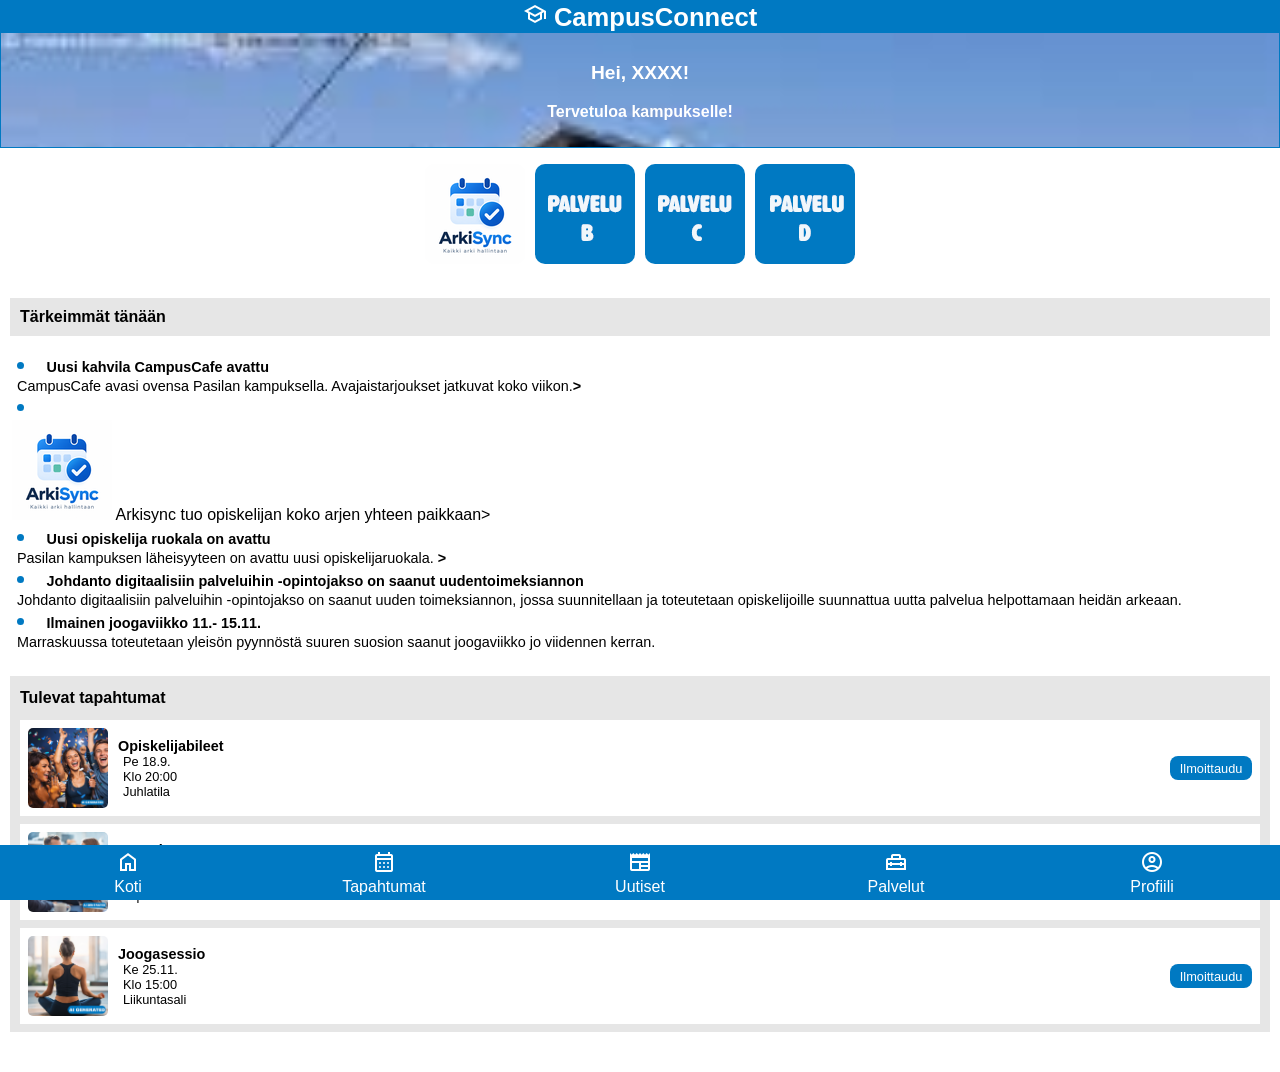
<file: index.html>
<!DOCTYPE html>
<html lang="fi">
<head>

<title>CampusConnect</title>

<meta charset="UTF-8">
<meta name="viewport" content="width=device-width, initial-scale=1.0">
<meta name="author" content="Elina">

<link rel="manifest" href="manifest.json">

<meta name="theme-color" content="#0079C2">

<link href="style.css"  rel="stylesheet" type="text/css">


<link
  rel="stylesheet"
  href="https://fonts.googleapis.com/css2?family=Material+Symbols+Outlined"
>



</head>
<body>

<header>    
  <h1><span class="material-symbols-outlined">school</span> CampusConnect</h1>
  <!-- ylätunnisteessa taustakuva ja tervetuloteksti -->
  <div class="welcome">
    <p class="hello">Hei, XXXX!</p>
    <p>Tervetuloa kampukselle!</p>
  </div>
</header>

<main>
  
  <!-- Pikapalvelut -->
  <!-- Liitä näihin kuvakkeet ja linkit. -->
  <section id="quick-services">    
    <a href="Uutinen + Arkisync/Arkisync.html" class="service-btn"><img src="logo.png" alt="palveluA"></a>
    <a href="#" class="service-btn"><img src="palvelut/kuvat_palvelut/palvelu_B.png" alt="palveluB"></a>
    <a href="#" class="service-btn"><img src="palvelut/kuvat_palvelut/palvelu_C.png" alt="palveluC"></a>
    <a href="#" class="service-btn"><img src="palvelut/kuvat_palvelut/palvelu_D.png" alt="palvelu_D"></a>    
  </section>

  <!-- Dashboard: uutiset ja tapahtumat -->
  <section id="dashboard">
    <div id="news">
      <h2>Tärkeimmät tänään</h2>
      <ul>
        <!-- start-luokalla nostetaan uutiset etusivulle mobiilissa -->
        <li class="start"><a href="uutiset/uutinen_campuscafe.html"><span>Uusi kahvila CampusCafe avattu</span><br>CampusCafe avasi ovensa Pasilan kampuksella. Avajaistarjoukset jatkuvat koko viikon.<span>&gt;</span></a></li>
        <li class="start"> 

        </li><img src="logo.png" alt="">
        
        <a href="Uutinen + Arkisync/Uutinen/uutinen.arkisync.html">
          
          <span>Arkisync tuo opiskelijan koko arjen yhteen paikkaan<span>&gt;</span></a></li>
        <li> <a href=""><span>Uusi opiskelija ruokala on avattu</span> <br>
        Pasilan kampuksen läheisyyteen on avattu uusi opiskelijaruokala. <span>&gt;</span></a>
        </li>
        <li><span>Johdanto digitaalisiin palveluihin -opintojakso on saanut uudentoimeksiannon</span><br>Johdanto digitaalisiin palveluihin -opintojakso on saanut uuden toimeksiannon, jossa suunnitellaan ja toteutetaan opiskelijoille suunnattua uutta palvelua helpottamaan heidän arkeaan.</li>
        <li><span>Ilmainen joogaviikko 11.- 15.11. </span><br>Marraskuussa toteutetaan yleisön pyynnöstä suuren suosion saanut joogaviikko jo viidennen kerran.</li>
      </ul>
    </div>

    <div id="events">
      <h2>Tulevat tapahtumat</h2>

      <!-- tapahtumakortit: kuva, otsikko, luettelossa tiedot, linkki ilmoittautumislomakkeeseen -->
      <div class="events-item">
        <img src="kuvat/juhlat_AI.png" alt="AI:illa tuotettu kuva juhlista">
        <div>
        <h3>Opiskelijabileet</h3>
          <ul><li>Pe 18.9.</li>
              <li>Klo 20:00</li>
              <li>Juhlatila</li>
              </ul>
       </div>
       <!-- lomakkeet eivät ole vielä käytössä, joten niihin ei ole linkkejä -->
        <a class="btn-event">Ilmoittaudu</a>
      </div>

      <div class="events-item">
      <img src="kuvat/ura_AI.png" alt="AI:illa tuotettu kuva kahden ihmisen tapaamisesta">
        <div>
        <h3>Urapäivät</h3>
          <ul><li>Ti 13.10</li>
              <li>Klo 10:00</li>
              <li> Tapahtumatori</li>
              </ul>
       </div>        
        <a class="btn-event">Ilmoittaudu</a>
      </div>

      <div class="events-item">  
        <img src="kuvat/jooga_AI.png" alt="AI:illa tuotettu kuva joogaavasta naisesta">
        <div>
        <h3>Joogasessio</h3>
          <ul><li>Ke 25.11.</li>
              <li>Klo 15:00</li>
              <li>Liikuntasali</li>
              </ul>
       </div>        
        <a class="btn-event">Ilmoittaudu</a>
      </div>
    
  </div>
  </section>

</main>
<footer>
  <!-- linkit portaalin eri osiin -->
 
   	 <a href="index.html">   <span class="material-symbols-outlined">home</span><br> Koti</a>    
    <a href=""><span class="material-symbols-outlined">calendar_month</span> <br>
  Tapahtumat</a>   
  <a href="uutiset.html"> <span class="material-symbols-outlined">newspaper</span><br>
  Uutiset</a>   
   <a href="palvelut.html"><span class="material-symbols-outlined">home_repair_service</span> <br>    Palvelut</a>    
    <a href=""><span class="material-symbols-outlined">account_circle</span><br>  Profiili</a>
    
</footer>

</body>
</html>
</file>
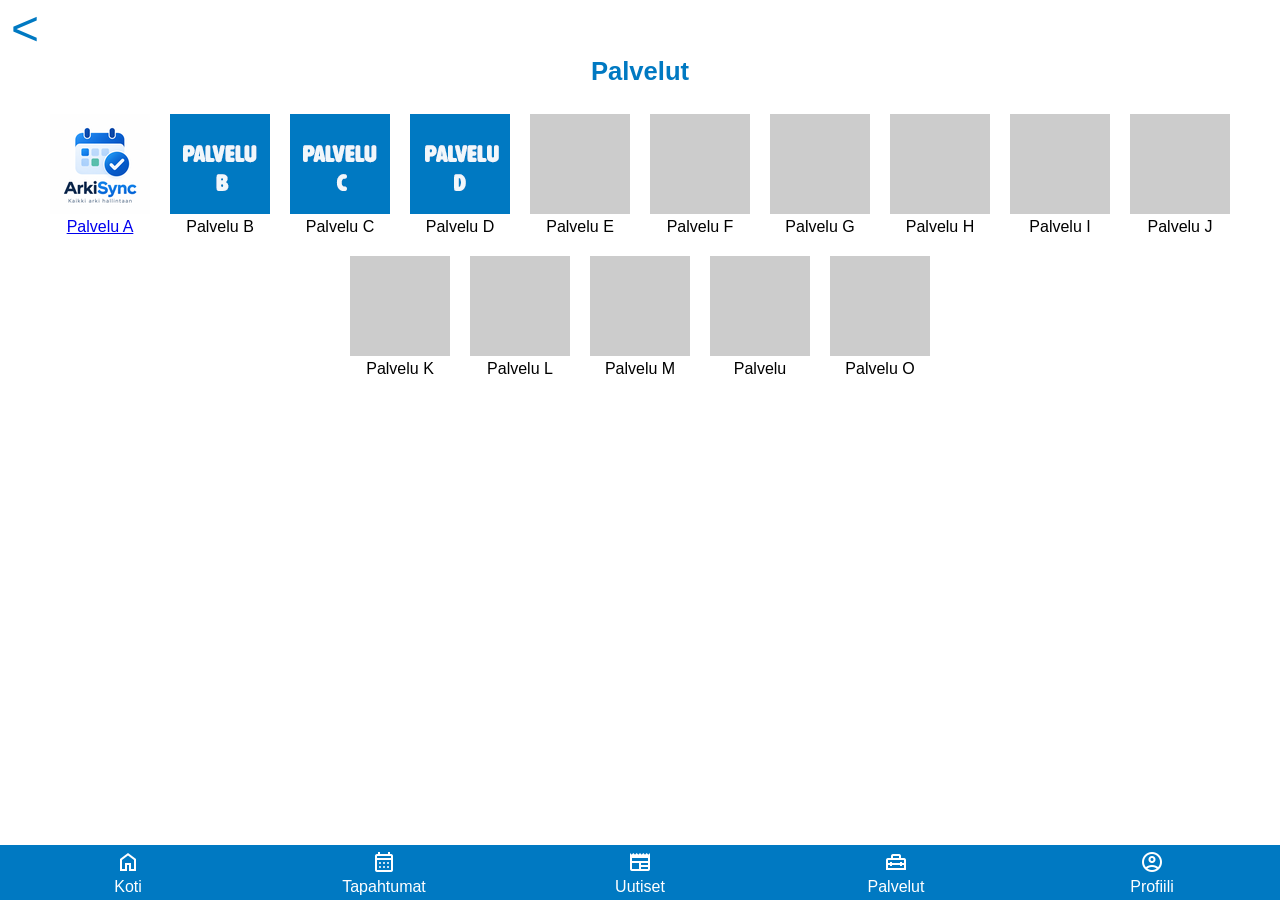
<file: palvelut.html>
<!DOCTYPE html>
<html lang="fi">

<head>

  <title>CampusConnect | Palvelut</title>

  <meta name="color-scheme" content="only light">

  <meta charset="UTF-8">
  <meta name="viewport" content="width=device-width, initial-scale=1.0">
  <meta name="author" content="Elina">

  <meta name="theme-color" content="#0079C2">
  
  <link href="style.css" rel="stylesheet" type="text/css">

 <link
  rel="stylesheet"
  href="https://fonts.googleapis.com/css2?family=Material+Symbols+Outlined"
>

  <style>
  /* palvelukuvakkeet ja nimet  rivittyvät näytön leveyden mukaan */ 

main {display: flex; flex-wrap: wrap; text-align: center; padding-bottom: 50px; justify-content: center}

main div {margin:10px}
  </style>


</head>

<body>


  <header class="sub_header">
    <a href="index.html">&lt;</a>
    <h1>Palvelut</h1>

  </header>


  <main>

<div>
<a href="Uutinen + Arkisync/Arkisync.html"><img src="logo.png" alt=""> <br>
Palvelu A</a></div>

<div> <img src="palvelut/kuvat_palvelut/palvelu_B.png" alt=""> <br>
Palvelu B</div>

<div> <img src="palvelut/kuvat_palvelut/palvelu_C.png" alt=""> <br>
Palvelu C</div>
<div> <img src="palvelut/kuvat_palvelut/palvelu_D.png" alt=""> <br>
Palvelu D</div>
<div> <img src="palvelut/kuvat_palvelut/palvelu.png" alt=""> <br>
Palvelu E</div>
<div> <img src="palvelut/kuvat_palvelut/palvelu.png" alt=""> <br>
Palvelu F</div>
<div> <img src="palvelut/kuvat_palvelut//palvelu.png" alt=""> <br>
Palvelu G</div>
<div> <img src="palvelut/kuvat_palvelut//palvelu.png" alt=""> <br>
Palvelu H</div>
<div> <img src="palvelut/kuvat_palvelut/palvelu.png" alt=""> <br>
Palvelu I</div>
<div> <img src="palvelut/kuvat_palvelut/palvelu.png" alt=""> <br>
Palvelu J</div>
<div> <img src="palvelut/kuvat_palvelut/palvelu.png" alt=""> <br>
Palvelu K</div>
<div> <img src="palvelut/kuvat_palvelut//palvelu.png" alt=""> <br>
Palvelu L</div>
<div> <img src="palvelut/kuvat_palvelut/palvelu.png" alt=""> <br>
Palvelu M</div>
<div> <img src="palvelut/kuvat_palvelut/palvelu.png" alt=""> <br>
Palvelu <Noscript></Noscript></div>
<div> <img src="palvelut/kuvat_palvelut/palvelu.png" alt=""> <br>
Palvelu O</div>

  </main>
  <footer>
  <!-- linkit portaalin eri osiin -->
 
   	 <a href="index.html">   <span class="material-symbols-outlined">home</span><br> Koti</a>    
    <a href=""><span class="material-symbols-outlined">calendar_month</span> <br>
  Tapahtumat</a>   
  <a href="uutiset.html"> <span class="material-symbols-outlined">newspaper</span><br>
  Uutiset</a>   
   <a href="palvelut.html"><span class="material-symbols-outlined">home_repair_service</span> <br>    Palvelut</a>    
    <a href=""><span class="material-symbols-outlined">account_circle</span><br>  Profiili</a>
    
</footer>

</body>

</html>
</file>
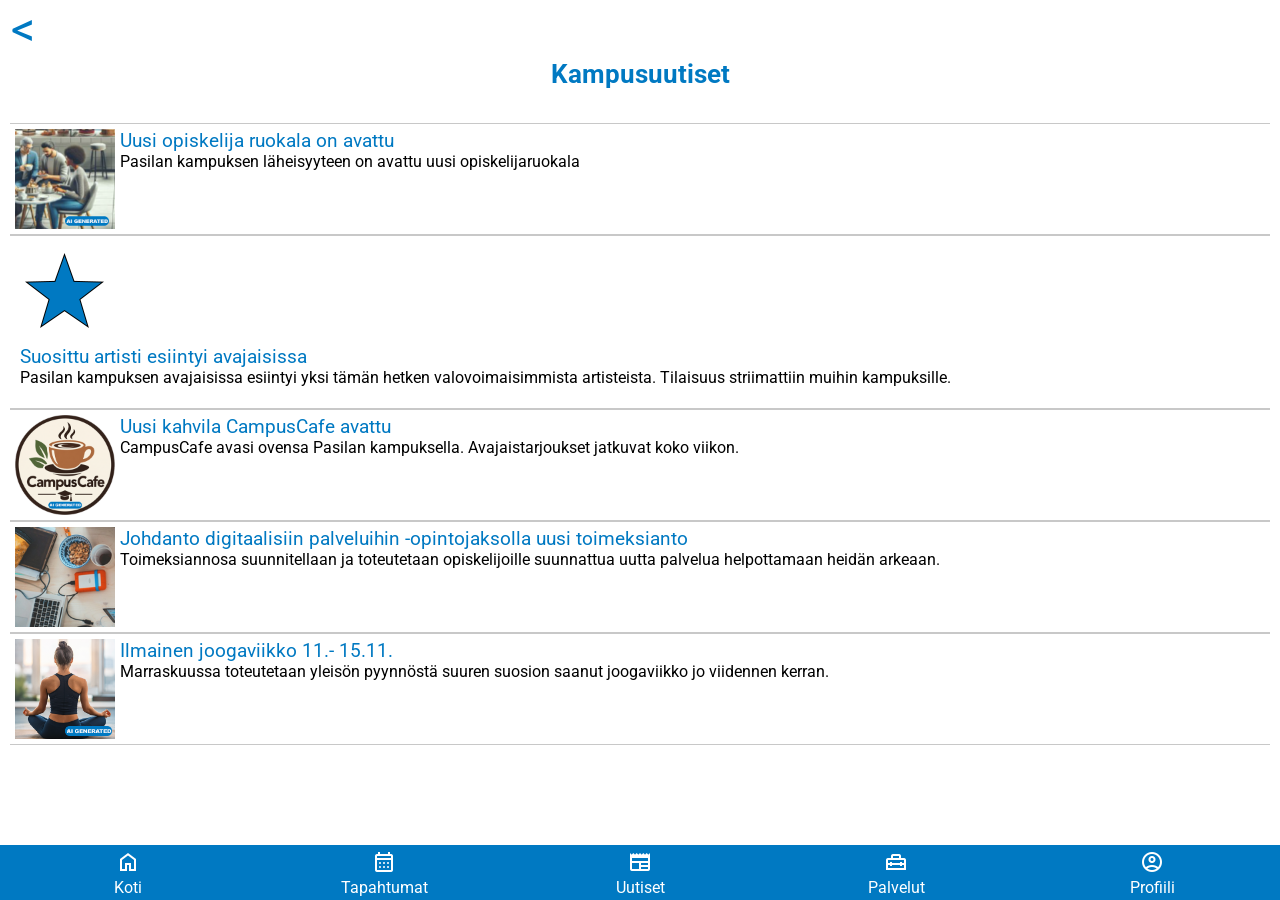
<file: uutiset.html>
<!DOCTYPE html>
<html lang="fi">

<head>

  <title>CampusConnect | Uutiset</title>

  <meta name="color-scheme" content="only light">

  <meta charset="UTF-8">
  <meta name="viewport" content="width=device-width, initial-scale=1.0">
  <meta name="author" content="Elina">

  <meta name="theme-color" content="#0079C2">
  
  <link href="style.css" rel="stylesheet" type="text/css">

<link
  rel="stylesheet"
  href="https://fonts.googleapis.com/css2?family=Material+Symbols+Outlined"
>

  <link rel="preconnect" href="https://fonts.googleapis.com">
  <link rel="preconnect" href="https://fonts.gstatic.com" crossorigin>
  <link href="https://fonts.googleapis.com/css2?family=Roboto:ital,wght@0,100..900;1,100..900&display=swap"
    rel="stylesheet">



  <style>  
  
 li {border-bottom: solid 1px rgb(200, 200, 200);
  border-top: solid 1px rgb(200,200,200);
  display: block; align-items: center; gap:10px; padding:5px}
 img {width: 100px; height: 100px;}
 p {margin-top:0px; padding-left: 5px;}
p span {font-size: 1.2em; color:rgb(0,121,194)}
ul {padding-left: 0px;}
 li a { display: flex; text-decoration: none;color:black}

  </style>

</head>

<body>

  <header class="sub_header">
    <a href="index.html">&lt;</a>
    <h1>Kampusuutiset</h1>

  </header>

  <main id="news_page">
        <ul>
        <li><a><img src="uutiset/kuvat_uutiset/ruokala_AI.png" alt="AI:lla tuotettu kuva ruokalasta"><p><span>Uusi opiskelija ruokala on avattu</span><br>Pasilan kampuksen läheisyyteen on avattu uusi opiskelijaruokala</p></a></li>


        <li><img src="uutiset/kuvat_uutiset/tahti.png" alt="Tähti"><p> <span>Suosittu artisti esiintyi avajaisissa</span>
          <br>Pasilan kampuksen avajaisissa esiintyi yksi tämän hetken valovoimaisimmista artisteista. Tilaisuus striimattiin muihin kampuksille.</p>
        </li>

        <li><a href="uutiset/uutinen_campuscafe.html"><img src="uutiset/kuvat_uutiset/CampusCafe_AI.png" alt="AI:illa tuotettu logo"><p><span>Uusi kahvila CampusCafe avattu</span><br>CampusCafe avasi ovensa Pasilan kampuksella. Avajaistarjoukset jatkuvat koko viikon.</p></a></li>

        <li><a><img src="uutiset/kuvat_uutiset/ODS.png" alt=""><p><span>Johdanto digitaalisiin palveluihin -opintojaksolla uusi toimeksianto</span><br>Toimeksiannosa suunnitellaan ja toteutetaan opiskelijoille suunnattua uutta palvelua helpottamaan heidän arkeaan.</p></a></li>
        <li><a><img src="uutiset/kuvat_uutiset/jooga_AI.png" alt="AI:iila tuotettu kuva joogaavasta naisesta"><p><span>Ilmainen joogaviikko 11.- 15.11.</span><br>
        Marraskuussa toteutetaan yleisön pyynnöstä suuren suosion saanut joogaviikko jo viidennen kerran.</p></a></li>
      </ul>

  </main>
 <footer>
  <!-- linkit portaalin eri osiin -->
 
   	 <a href="index.html">   <span class="material-symbols-outlined">home</span><br> Koti</a>    
    <a href=""><span class="material-symbols-outlined">calendar_month</span> <br>
  Tapahtumat</a>   
  <a href="uutiset.html"> <span class="material-symbols-outlined">newspaper</span><br>
  Uutiset</a>   
   <a href="palvelut.html"><span class="material-symbols-outlined">home_repair_service</span> <br>    Palvelut</a>    
    <a href=""><span class="material-symbols-outlined">account_circle</span><br>  Profiili</a>
    
</footer>
</body>

</html>
</file>
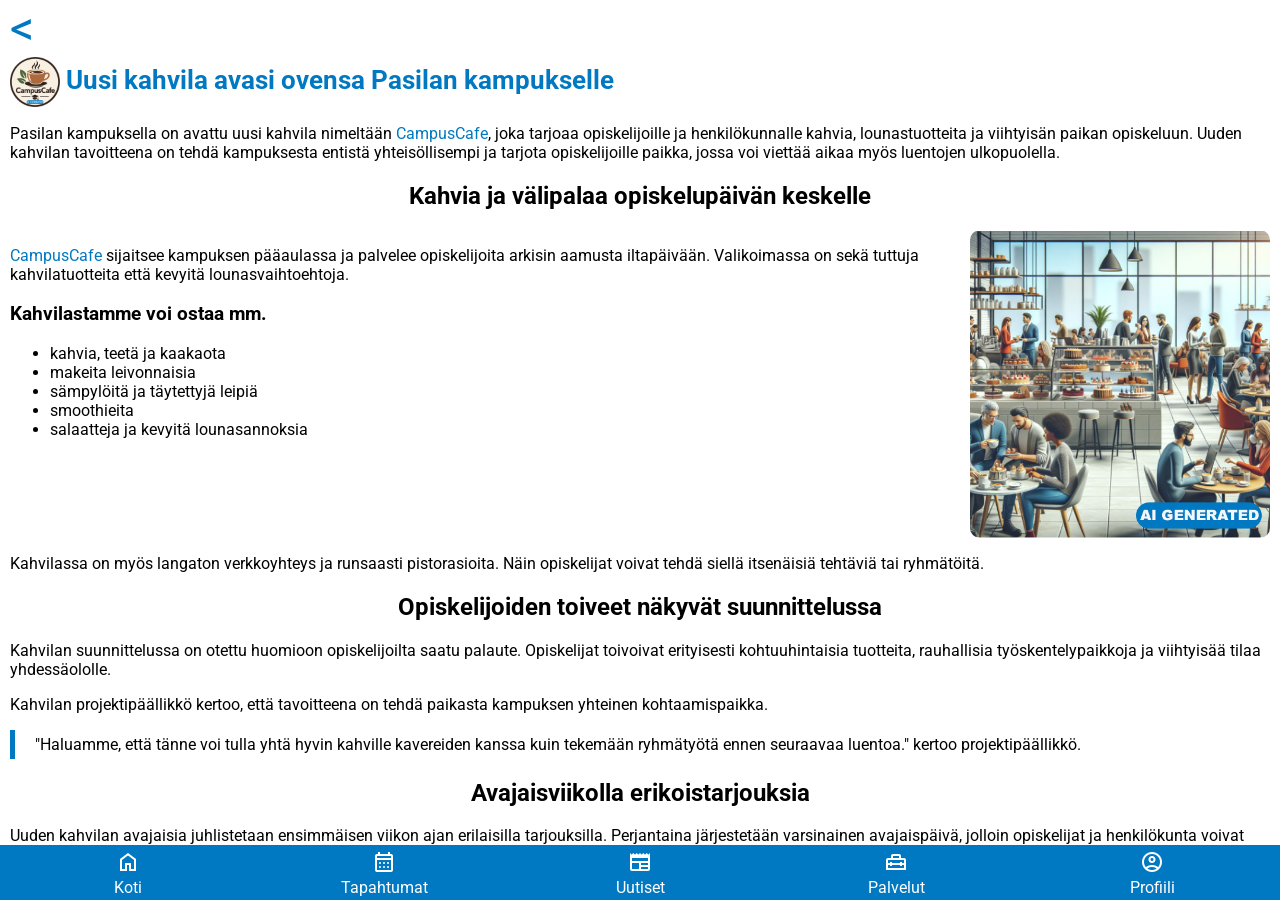
<file: uutiset/uutinen_campuscafe.html>
<!DOCTYPE html>
<html lang="fi">

<head>
  <title>Uusi kahvila avattu kampukselle</title>

  <meta charset="UTF-8">
  <meta name="viewport" content="width=device-width, initial-scale=1.0">

  <meta name="theme-color" content="#0079C2">

<link
  rel="stylesheet"
  href="https://fonts.googleapis.com/css2?family=Material+Symbols+Outlined"
>

   <link rel="preconnect" href="https://fonts.googleapis.com">
<link rel="preconnect" href="https://fonts.gstatic.com" crossorigin>
<link href="https://fonts.googleapis.com/css2?family=Roboto:ital,wght@0,100..900;1,100..900&display=swap" rel="stylesheet">


  <link href="style_uutiset.css" rel="stylesheet" type="text/css">
</head>


<body>
  <header>
    <!-- ylätunniste ja linkki uutisiin -->
       <a href="../uutiset.html">&lt;</a>
    
  </header>
  <main>
  <h1><img src="kuvat_uutiset/CampusCafe_AI.png" alt=""> Uusi kahvila avasi ovensa Pasilan kampukselle </h1>

  <p>Pasilan kampuksella on avattu uusi kahvila nimeltään <span class="coloraccent ">CampusCafe</span>, joka tarjoaa    opiskelijoille ja henkilökunnalle kahvia, lounastuotteita ja viihtyisän paikan opiskeluun. Uuden kahvilan tavoitteena on tehdä kampuksesta entistä     yhteisöllisempi ja tarjota opiskelijoille paikka, jossa voi viettää aikaa myös luentojen ulkopuolella.</p>

 
  
  <h2>Kahvia ja välipalaa opiskelupäivän keskelle</h2>

  <div class="flex-container">
    
   <div>
  <p><span class="coloraccent">CampusCafe</span> sijaitsee kampuksen pääaulassa ja palvelee opiskelijoita arkisin aamusta iltapäivään. Valikoimassa on sekä tuttuja kahvilatuotteita että kevyitä lounasvaihtoehtoja.</p>  

   <h3>Kahvilastamme voi ostaa mm. </h3>

  <ul>
    <li>kahvia, teetä ja kaakaota </li>
    <li>makeita leivonnaisia</li>
    <li>sämpylöitä ja täytettyjä leipiä </li>
    <li>smoothieita</li>
    <li>salaatteja ja kevyitä lounasannoksia
  </ul>
  </div>
  <img src="kuvat_uutiset/kahvila_AI.png" alt="CampusCafeen tunnelmaa" class="cafe ">
  </div>
  

  <p>Kahvilassa on myös langaton verkkoyhteys ja runsaasti pistorasioita. Näin opiskelijat voivat tehdä siellä itsenäisiä tehtäviä tai ryhmätöitä.</p>

<h2>Opiskelijoiden toiveet näkyvät suunnittelussa</h2>
<p>Kahvilan suunnittelussa on otettu huomioon opiskelijoilta saatu palaute. Opiskelijat toivoivat erityisesti kohtuuhintaisia tuotteita, rauhallisia työskentelypaikkoja ja viihtyisää tilaa yhdessäololle.</p>
 <p>Kahvilan projektipäällikkö kertoo, että tavoitteena on tehdä paikasta kampuksen yhteinen kohtaamispaikka.</p>
<p class="quote">"Haluamme, että tänne voi tulla yhtä hyvin kahville kavereiden kanssa kuin tekemään ryhmätyötä ennen seuraavaa
luentoa." kertoo projektipäällikkö.</p>
<h2>Avajaisviikolla erikoistarjouksia</h2>
<p>Uuden kahvilan avajaisia juhlistetaan ensimmäisen viikon ajan erilaisilla tarjouksilla. Perjantaina järjestetään varsinainen avajaispäivä, jolloin opiskelijat ja henkilökunta voivat tutustua kahvilaan ja antaa palautetta sen toiminnasta.</p>
</main>
<footer>
<!-- alatunniste ja CC:n linkit -->

 
   	 <a href="../index.html">   <span class="material-symbols-outlined">home</span><br> Koti</a>    
    <a href=""><span class="material-symbols-outlined">calendar_month</span> <br>
  Tapahtumat</a>   
  <a href="../uutiset.html"> <span class="material-symbols-outlined">newspaper</span><br>
  Uutiset</a>   
   <a href="../palvelut.html"><span class="material-symbols-outlined">home_repair_service</span> <br>    Palvelut</a>    
    <a href=""><span class="material-symbols-outlined">account_circle</span><br>  Profiili</a>
    
</footer>

</body>

</html>
</file>
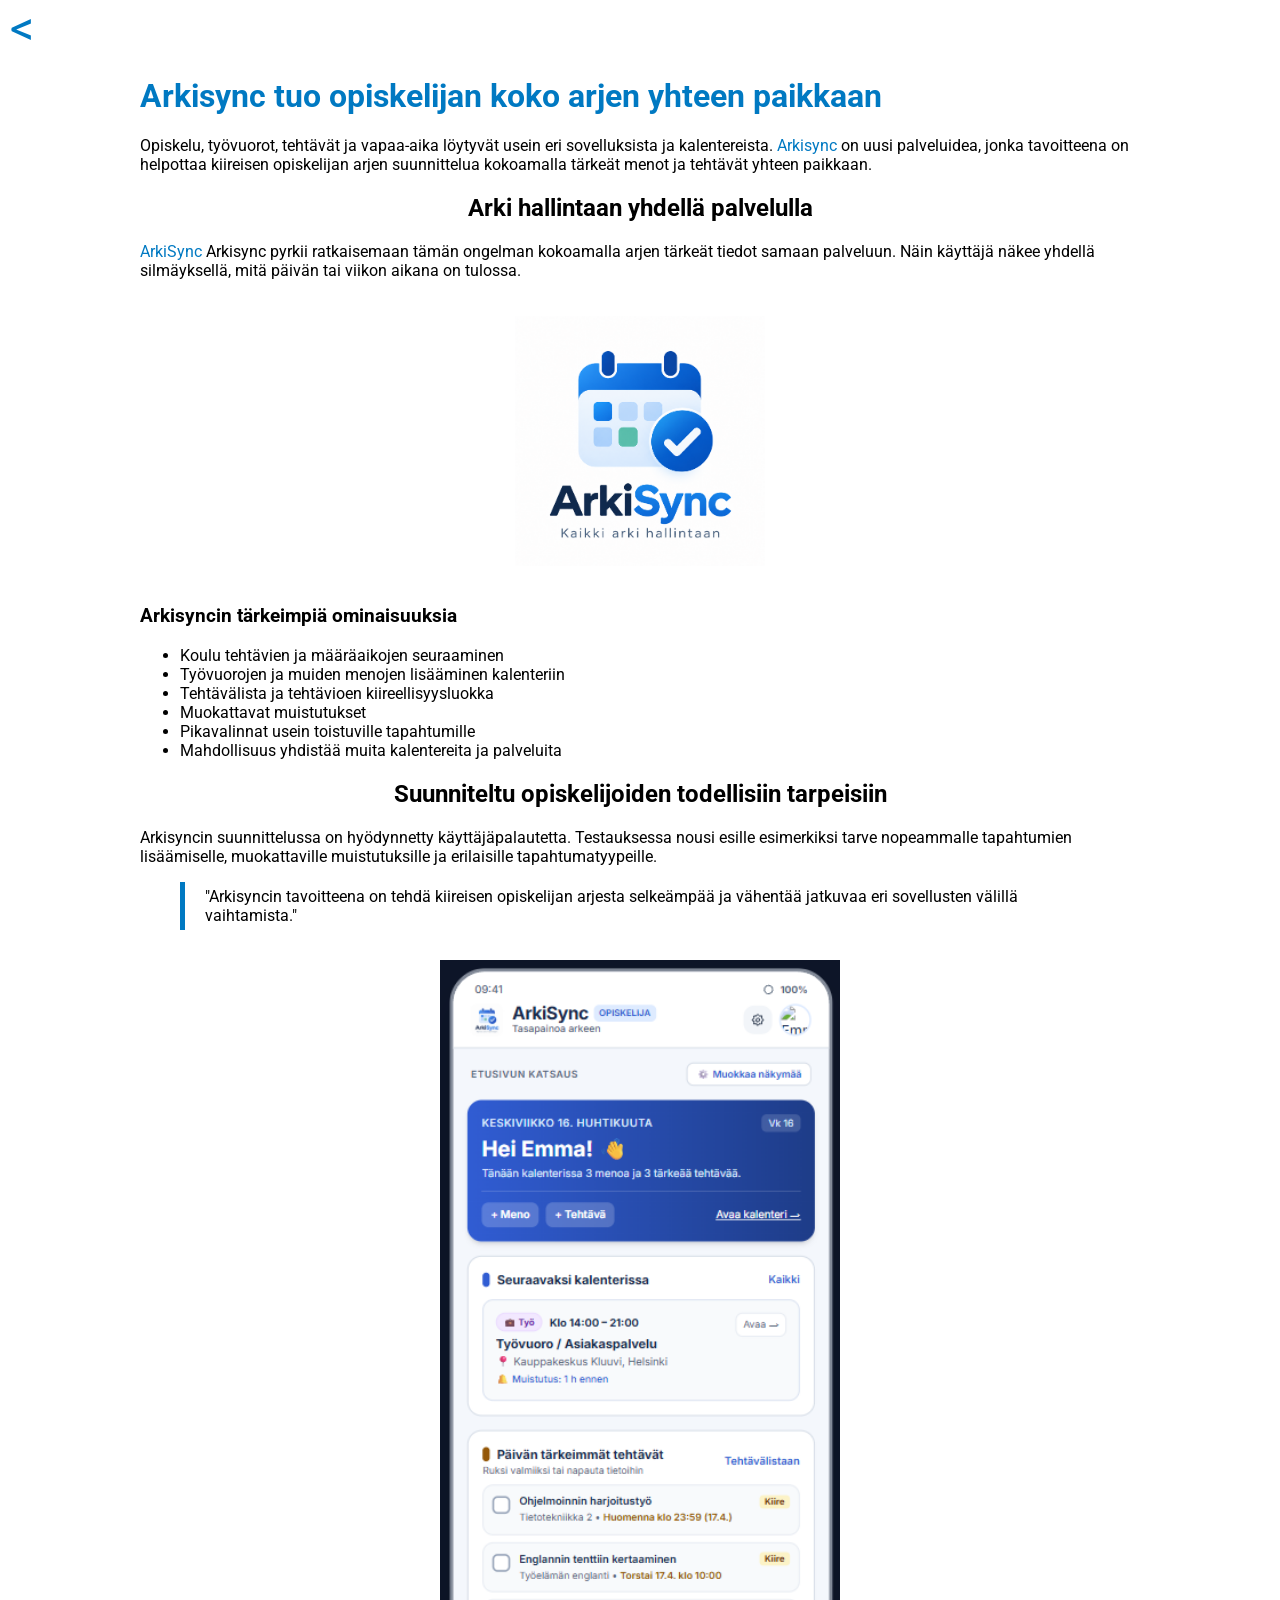
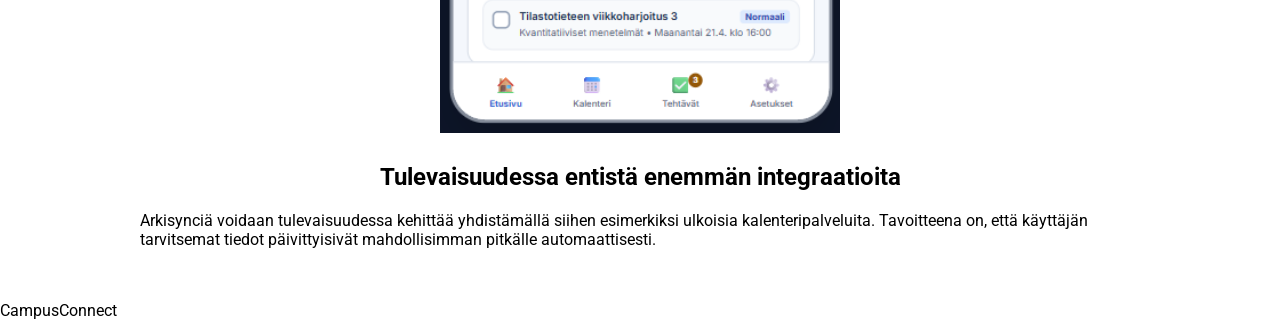
<file: Uutinen + Arkisync/Uutinen/uutinen.arkisync.html>
<!DOCTYPE html>
<html lang="fi">

<head>
  <title>Arkisync - CampusConnect</title>
  <meta charset="UTF-8">
  <meta name="viewport" content="width=device-width, initial-scale=1.0">
  <link rel="stylesheet" href="https://cdnjs.cloudflare.com/ajax/libs/font-awesome/4.7.0/css/font-awesome.min.css">
  <link rel="preconnect" href="https://fonts.googleapis.com">
  <link rel="preconnect" href="https://fonts.gstatic.com" crossorigin>
  <link href="https://fonts.googleapis.com/css2?family=Roboto:ital,wght@0,100..900;1,100..900&display=swap" rel="stylesheet">
  <link href="../Css/style_uutinen.css" rel="stylesheet" type="text/css">
</head>

<body>
  <header>
    <!-- ylätunniste ja linkki uutisiin -->
    <a href="uutiset.html">&lt;</a>
  </header>

  <main>
    <h1>Arkisync tuo opiskelijan koko arjen yhteen paikkaan </h1>

  <p>  Opiskelu, työvuorot, tehtävät ja vapaa-aika löytyvät usein
  eri sovelluksista ja kalentereista.
  <span class="coloraccent">Arkisync</span> on uusi palveluidea,
  jonka tavoitteena on helpottaa kiireisen opiskelijan arjen
  suunnittelua kokoamalla tärkeät menot ja tehtävät yhteen paikkaan.
  </p>
    
  <h2>Arki hallintaan yhdellä palvelulla</h2>
    
  <p>
    <span class="coloraccent">ArkiSync</span> Arkisync pyrkii ratkaisemaan tämän ongelman kokoamalla arjen
    tärkeät tiedot samaan palveluun. Näin käyttäjä näkee yhdellä
    silmäyksellä, mitä päivän tai viikon aikana on tulossa.
  </p>

  <div class="flex-container">
  
    <img src="../Kuvat/logo.png" alt="ArkiSync-palvelun logo Kaikki arki hallintaan" class="logo">
    

  </div>  
  
  
  <div>
    <h3>Arkisyncin tärkeimpiä ominaisuuksia </h3>

    <ul>
        <li>Koulu tehtävien ja määräaikojen seuraaminen</li>
        <li>Työvuorojen ja muiden menojen lisääminen kalenteriin</li>
        <li>Tehtävälista ja tehtävioen kiireellisyysluokka</li>
        <li>Muokattavat muistutukset</li>
        <li>Pikavalinnat usein toistuville tapahtumille</li>
        <li>Mahdollisuus yhdistää muita kalentereita ja palveluita</li>
    </ul>
  </div>

  
    

            <section>
                <h2>Suunniteltu opiskelijoiden todellisiin tarpeisiin</h2>

                <p>
                    Arkisyncin suunnittelussa on hyödynnetty käyttäjäpalautetta.
                    Testauksessa nousi esille esimerkiksi tarve nopeammalle
                    tapahtumien lisäämiselle, muokattaville muistutuksille ja
                    erilaisille tapahtumatyypeille.
                </p>

                <blockquote class="quote">
                    "Arkisyncin tavoitteena on tehdä kiireisen opiskelijan arjesta
                    selkeämpää ja vähentää jatkuvaa eri sovellusten välillä
                    vaihtamista."
                </blockquote>
            </section>

            <img src="../Kuvat/arkisync.png" alt="Arkisync-palvelun käyttöliittymä prototyypi" class="prototype">

            <section>
                <h2>Tulevaisuudessa entistä enemmän integraatioita</h2>

                <p>
                    Arkisynciä voidaan tulevaisuudessa kehittää yhdistämällä siihen
                    esimerkiksi ulkoisia kalenteripalveluita. Tavoitteena on, että
                    käyttäjän tarvitsemat tiedot päivittyisivät mahdollisimman
                    pitkälle automaattisesti.
                </p>
            </section>

        

    </main>

    <footer>
        <p>CampusConnect</p>
    </footer>

</body>

</html>
</file>
<file: style.css>
/* -------------------
     CSS-muuttujat
  ------------------- */
  
:root {

color-scheme: light; 

--color-primary:rgb(0,121,194);   /*HH Blue */
--color-secondary:rgb(202,213,16);  /* HH APPLE GREEN */
--color-accent:rgb(223,0,110);      /* HH PINK */
--color-background:rgb(255,255,255);/* valkoinen */
--color-surface:rgb(230,230,230);   /* harmaa*/
--color-text:rgb(0,0,0); /* musta */
--color-text-secondary:rgb(255,255,255); /*valkoinen*/

--color-background-secondary:var(--color-primary);
--color-accent-secondary:var(--color-accent);
--color-border	: var(--color-primary);

 --font-body: "Roboto", sans-serif;   
 --font-heading : "Roboto", sans-serif; 
 --border-radius: 8px;
}


  /* -------------------
     Yleiset tyylit
  ------------------- */
  body {
    margin: 0;
    font-family: var(--font-body);
    background-color: var(--color-background);
    color: var(--color-text);
    
  }
 
  header {
    background-color: var(--color-background-secondary);
    color: var(--color-text-secondary);
    padding:1px;
    text-align: center;
    font-family: var(--font-heading);
     }


header  a {font-size: 3em;
           color:var(--color-primary);
          text-decoration: none;
          margin-left:10px}

.hello {font-size: 1.2em;}
.welcome {background-image: url(kuvat/koulu.jpg);
background-repeat: no-repeat;
background-size: cover;
padding: 10px;
font-weight: bold;}

h1 {margin:1px 0px; font-size: 1.6rem;}

h3 {margin-bottom:0px}

h2 {font-size: 1.2rem;}

main {padding: 1em 10px 40px 10px}



footer {background-color: var(--color-background-secondary);
  height: 50px;
  width: 100%;
position:fixed;
bottom:0px;
text-align: center;
display: flex;
  padding:5px 0px 0px  0px; 
  color:var(--color-text-secondary);
& a {flex:1; text-decoration: none; color:var(--color-text-secondary)}
}

  /* -------------------
     Pikapalvelut
  ------------------- */
  #quick-services {
    display: flex;
    justify-content:center;
   gap: 10px;
    margin-bottom: 1rem;
  }

  .service-btn img {width: 100%;
    max-width: 200px;
    border-radius: 10px;
   
  }

  /* -------------------
     Kampusuutiset ja tapahtumat
  ------------------- */
 
  #dashboard {
    display: flex;
    flex-direction: column;
    gap: 1rem;
  }
 
  #news {
      & h2 {font-size:1em;background-color: var(--color-surface);
      padding:10px }         
      & a {color:var(--color-text);
           text-decoration: none;}
       & ul { background-color: var(--color-background);       
        padding:0px 0px 5px; margin-bottom: 5px; margin-left:2px;}
       & li::marker {color:var(--color-primary); font-size:1.5em}
           & .start {display:list-item} 
      & li {font-size: 0.9em;
            display: none;
            list-style-position: inside;
            padding-left: 5px;}
      & li span {font-weight: 700;}
        & a {color:var(--color-text);
           text-decoration: none;}
        }
        
#events {background-color: var(--color-surface);    
    padding-left: 10px;
    padding-right: 10px;
   & h2 {font-size:1em;}
   & h3 {font-size: 0.9em;}
   & li {font-size: 0.8em;}}

  .events-item {
    margin-bottom: 0.5rem;
    padding: 0.5rem;
    background-color: var(--color-background);
    display: flex;
    gap:10px;
    align-items: center;

    & img {width: 80px; height: 80px; border-radius:5px}
    & h3 {margin: 0 auto}
    & ul {margin: 0; list-style-type: none;
       padding-left:5px}
    & button {height: 2em;}
    & div {flex:1}}  

.events:last-child {  
  padding-bottom:50px    
  }

  .btn-event {
    background-color: var(--color-background-secondary);
    color:var(--color-text-secondary);
    border: none;
    padding: 0.3rem 0.6rem;
    border-radius: var(--border-radius);
    cursor: pointer;
    font-size: 0.8rem;
  }

/* -------------------
alisivujen headerit 
-----------------------*/
.sub_header { background-color: var(--color-background);
       text-align: left;
   & h1 {color:var(--color-primary); text-align: center;}
    & a {font-size: 3em;
           color:var(--color-primary);
          text-decoration: none;
          margin-left:10px}
    }

 
  /* -------------------
     Responsiivisuus 
  ------------------- */
  @media (min-width: 600px) {
    .dashboard {
      flex-direction: row;
      gap: 1rem;
    }
    .news {
      flex: 1;
    }

  #news li {display: list-item;}
    .events {
      flex: 1;
    }
  }
</file>
<file: uutiset/style_uutiset.css>
:root {
--color-primary:rgb(0,121,194);   /*HH Blue */
--color-background:rgb(255,255,255);/* valkoinen */
--color-surface:rgb(230,230,230);   /* harmaa*/
--color-text:rgb(0,0,0); /* musta */
--color-text-secondary:rgb(255,255,255); /*valkoinen*/}




body {margin:0;
       color:var(--color-text);
      background-color:var(--color-background);
      font-family: 'Roboto',sans-serif;}

header  a {font-size: 3em;
           color:var(--color-primary);
          text-decoration: none;
          margin-left:10px}

main {padding:0px 10px 40px 10px;}

h1 {color:var(--color-primary);
    margin-top:0px;font-size: 1.6rem;}

h1 img {width: 50px; vertical-align: middle;}

 h2 {text-align:center}

.coloraccent {color:var(--color-primary)}

.quote {border-left:var(--color-primary) solid 5px;
        padding-left: 20px;
        padding-top:5px;
        padding-bottom:5px}

.cafe {width: 80%; max-width:300px; display:block; margin:auto; border-radius:10px}

main {    
    container-type:inline-size ;   
    container-name:column;  
  }

@container column (min-width: 500px) {
      .flex-container { display:flex; 
                           }
  }


footer {background-color:var(--color-primary);
       color:var(--color-text-secondary);
       text-align:center;

       display:flex;
      height:50px;
      width: 100%;
            position:fixed;
            bottom:0px;

          padding:5px 0px 0px 0px; }
 footer a {flex:1; color:var(--color-text-secondary);
           text-decoration: none;}
</file>
<file: Uutinen + Arkisync/Css/style_uutinen.css>
:root {
--color-primary:rgb(0,121,194);   /*HH Blue */
--color-background:rgb(255,255,255);/* valkoinen */
--color-surface:rgb(230,230,230);   /* harmaa*/
--color-text:rgb(0,0,0); /* musta */
--color-text-secondary:rgb(255,255,255); /*valkoinen*/
  }

body {
    margin:0;
    color:var(--color-text);
    background-color:var(--color-background);
    font-family: 'Roboto',sans-serif;}

header  a {
    font-size: 3em;
    color:var(--color-primary);
    text-decoration: none;
    margin-left:10px
  }

main {
    max-width: 1000px;
    margin: auto;
    padding: 20px;
}

h1 {color:var(--color-primary);
    margin-top:0px}

h1 img {
    width: 50px; 
    vertical-align: middle;
  }

h2 {
    text-align:center
  }

.coloraccent {color:var(--color-primary)}

.quote {
    border-left:var(--color-primary) solid 5px;
    padding-left: 20px;
    padding-top:5px;
    padding-bottom:5px}




.logo {
    width: 200px;
    height: auto;
    display: block;
    margin: 20px auto;
}

.prototype {
    width: 80%;
    max-width: 400px;
    height: auto;
    display: block;
    margin: 30px auto;
}
.flex-container {
    display: block;
}

@media (min-width: 500px) {
    .flex-container {
        display: flex;
        gap: 30px;
        align-items: center;
    }

    .logo {
        width: 250px;
        flex-shrink: 0;
    }
}
</file>
